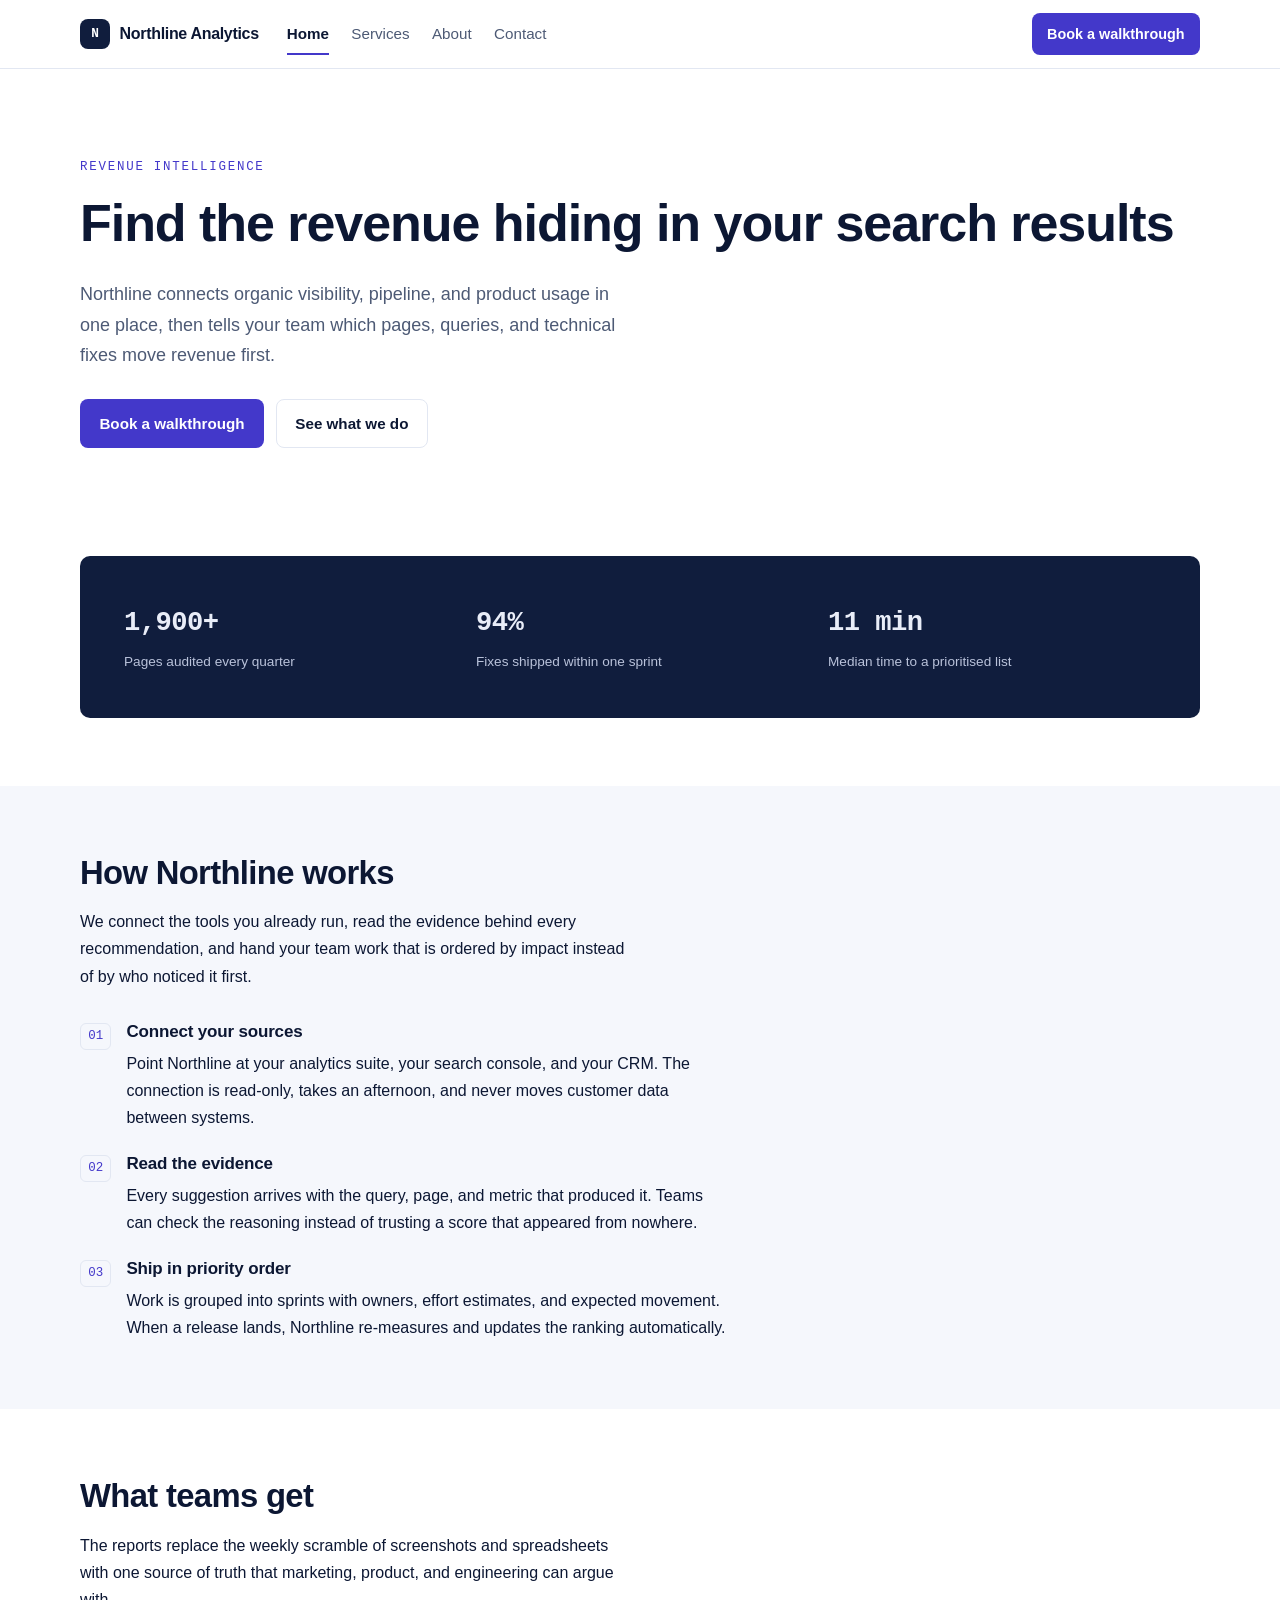
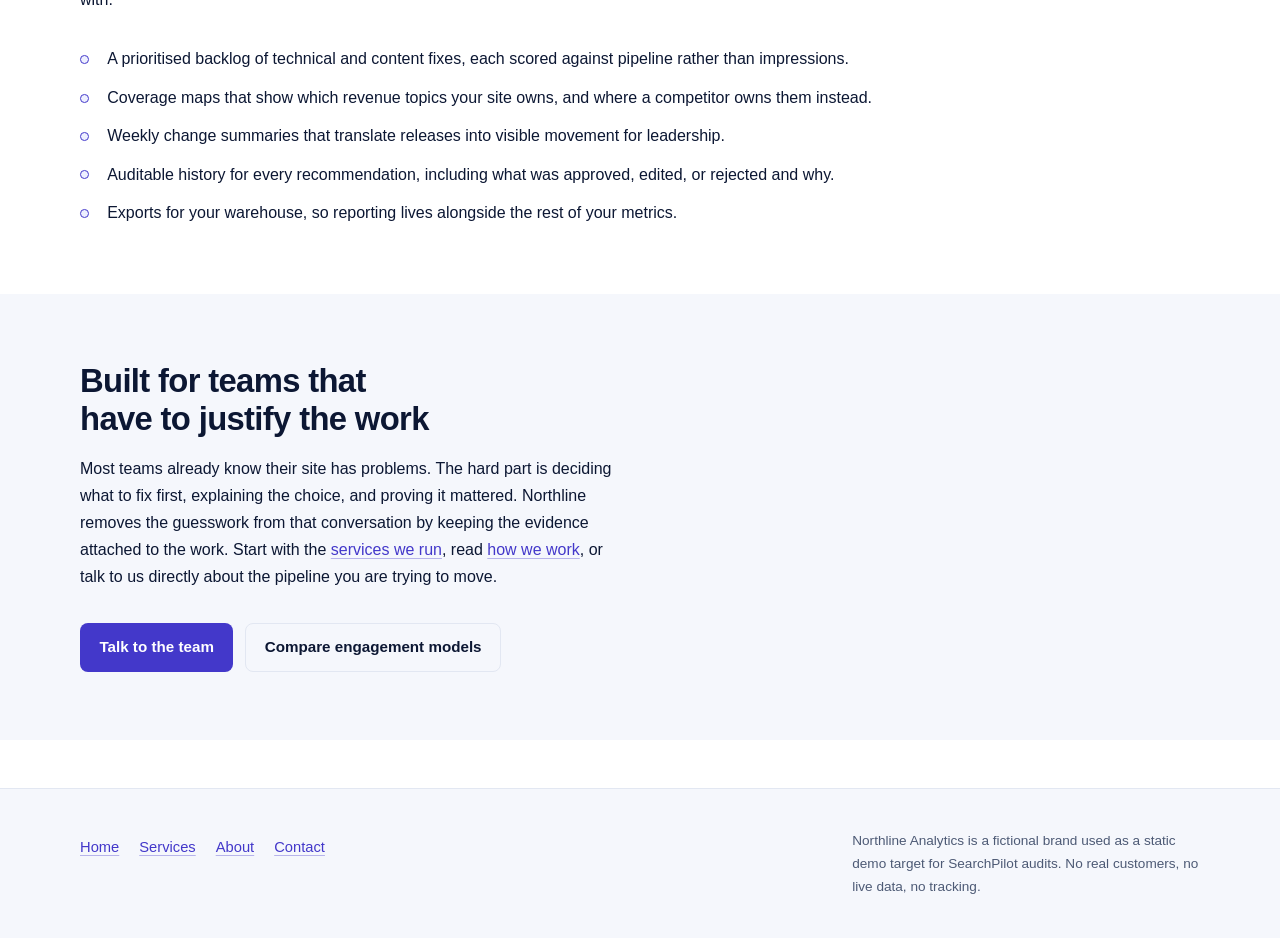
<file: index.html>
<!doctype html>
<html lang="en">
<head>
<meta charset="utf-8">
<meta name="viewport" content="width=device-width, initial-scale=1">
<title>Northline Analytics — Revenue intelligence for B2B go-to-market teams</title>
<meta name="description" content="Northline Analytics ranks search, pipeline, and content signals by revenue impact so go-to-market teams can see which pages, queries, and fixes actually move pipeline.">
<link rel="canonical" href="./">
<link rel="stylesheet" href="styles.css">
</head>
<body>
<a class="skip" href="#main">Skip to main content</a>
<header class="site-header">
  <div class="wrap header-inner">
    <a class="brand" href="./"><span class="brand-mark" aria-hidden="true">N</span> Northline Analytics</a>
    <nav aria-label="Primary">
      <ul class="nav-list">
        <li><a href="./" aria-current="page">Home</a></li>
        <li><a href="services.html">Services</a></li>
        <li><a href="about.html">About</a></li>
        <li><a href="contact.html">Contact</a></li>
      </ul>
    </nav>
    <a class="btn btn--primary btn--sm header-cta" href="contact.html">Book a walkthrough</a>
  </div>
</header>
<main id="main">
  <section class="hero wrap">
    <p class="eyebrow">Revenue intelligence</p>
    <h1>Find the revenue hiding in your search results</h1>
    <p class="lead">Northline connects organic visibility, pipeline, and product usage in one place, then tells your team which pages, queries, and technical fixes move revenue first.</p>
    <div class="actions">
      <a class="btn btn--primary" href="contact.html">Book a walkthrough</a>
      <a class="btn btn--ghost" href="services.html">See what we do</a>
    </div>
  </section>
  <section class="section wrap">
    <div class="band">
      <div class="stats">
        <div><span class="stat-num">1,900+</span><span class="stat-label">Pages audited every quarter</span></div>
        <div><span class="stat-num">94%</span><span class="stat-label">Fixes shipped within one sprint</span></div>
        <div><span class="stat-num">11 min</span><span class="stat-label">Median time to a prioritised list</span></div>
      </div>
    </div>
  </section>
  <section class="section section--alt">
    <div class="wrap">
      <div class="section__head">
        <h2>How Northline works</h2>
        <p>We connect the tools you already run, read the evidence behind every recommendation, and hand your team work that is ordered by impact instead of by who noticed it first.</p>
      </div>
      <ol class="steps">
        <li><h3>Connect your sources</h3><p>Point Northline at your analytics suite, your search console, and your CRM. The connection is read-only, takes an afternoon, and never moves customer data between systems.</p></li>
        <li><h3>Read the evidence</h3><p>Every suggestion arrives with the query, page, and metric that produced it. Teams can check the reasoning instead of trusting a score that appeared from nowhere.</p></li>
        <li><h3>Ship in priority order</h3><p>Work is grouped into sprints with owners, effort estimates, and expected movement. When a release lands, Northline re-measures and updates the ranking automatically.</p></li>
      </ol>
    </div>
  </section>
  <section class="section wrap">
    <div class="section__head">
      <h2>What teams get</h2>
      <p>The reports replace the weekly scramble of screenshots and spreadsheets with one source of truth that marketing, product, and engineering can argue with.</p>
    </div>
    <ul class="ticks">
      <li>A prioritised backlog of technical and content fixes, each scored against pipeline rather than impressions.</li>
      <li>Coverage maps that show which revenue topics your site owns, and where a competitor owns them instead.</li>
      <li>Weekly change summaries that translate releases into visible movement for leadership.</li>
      <li>Auditable history for every recommendation, including what was approved, edited, or rejected and why.</li>
      <li>Exports for your warehouse, so reporting lives alongside the rest of your metrics.</li>
    </ul>
  </section>
  <section class="section section--alt">
    <div class="wrap">
      <div class="section__head">
        <h2>Built for teams that have to justify the work</h2>
        <p>Most teams already know their site has problems. The hard part is deciding what to fix first, explaining the choice, and proving it mattered. Northline removes the guesswork from that conversation by keeping the evidence attached to the work. Start with the <a href="services.html">services we run</a>, read <a href="about.html">how we work</a>, or talk to us directly about the pipeline you are trying to move.</p>
      </div>
      <div class="actions">
        <a class="btn btn--primary" href="contact.html">Talk to the team</a>
        <a class="btn btn--ghost" href="services.html">Compare engagement models</a>
      </div>
    </div>
  </section>
</main>
<footer class="site-footer">
  <div class="wrap footer-inner">
    <nav aria-label="Footer">
      <ul class="footer-nav">
        <li><a href="./">Home</a></li>
        <li><a href="services.html">Services</a></li>
        <li><a href="about.html">About</a></li>
        <li><a href="contact.html">Contact</a></li>
      </ul>
    </nav>
    <p class="note">Northline Analytics is a fictional brand used as a static demo target for SearchPilot audits. No real customers, no live data, no tracking.</p>
  </div>
</footer>
</body>
</html>
</file>
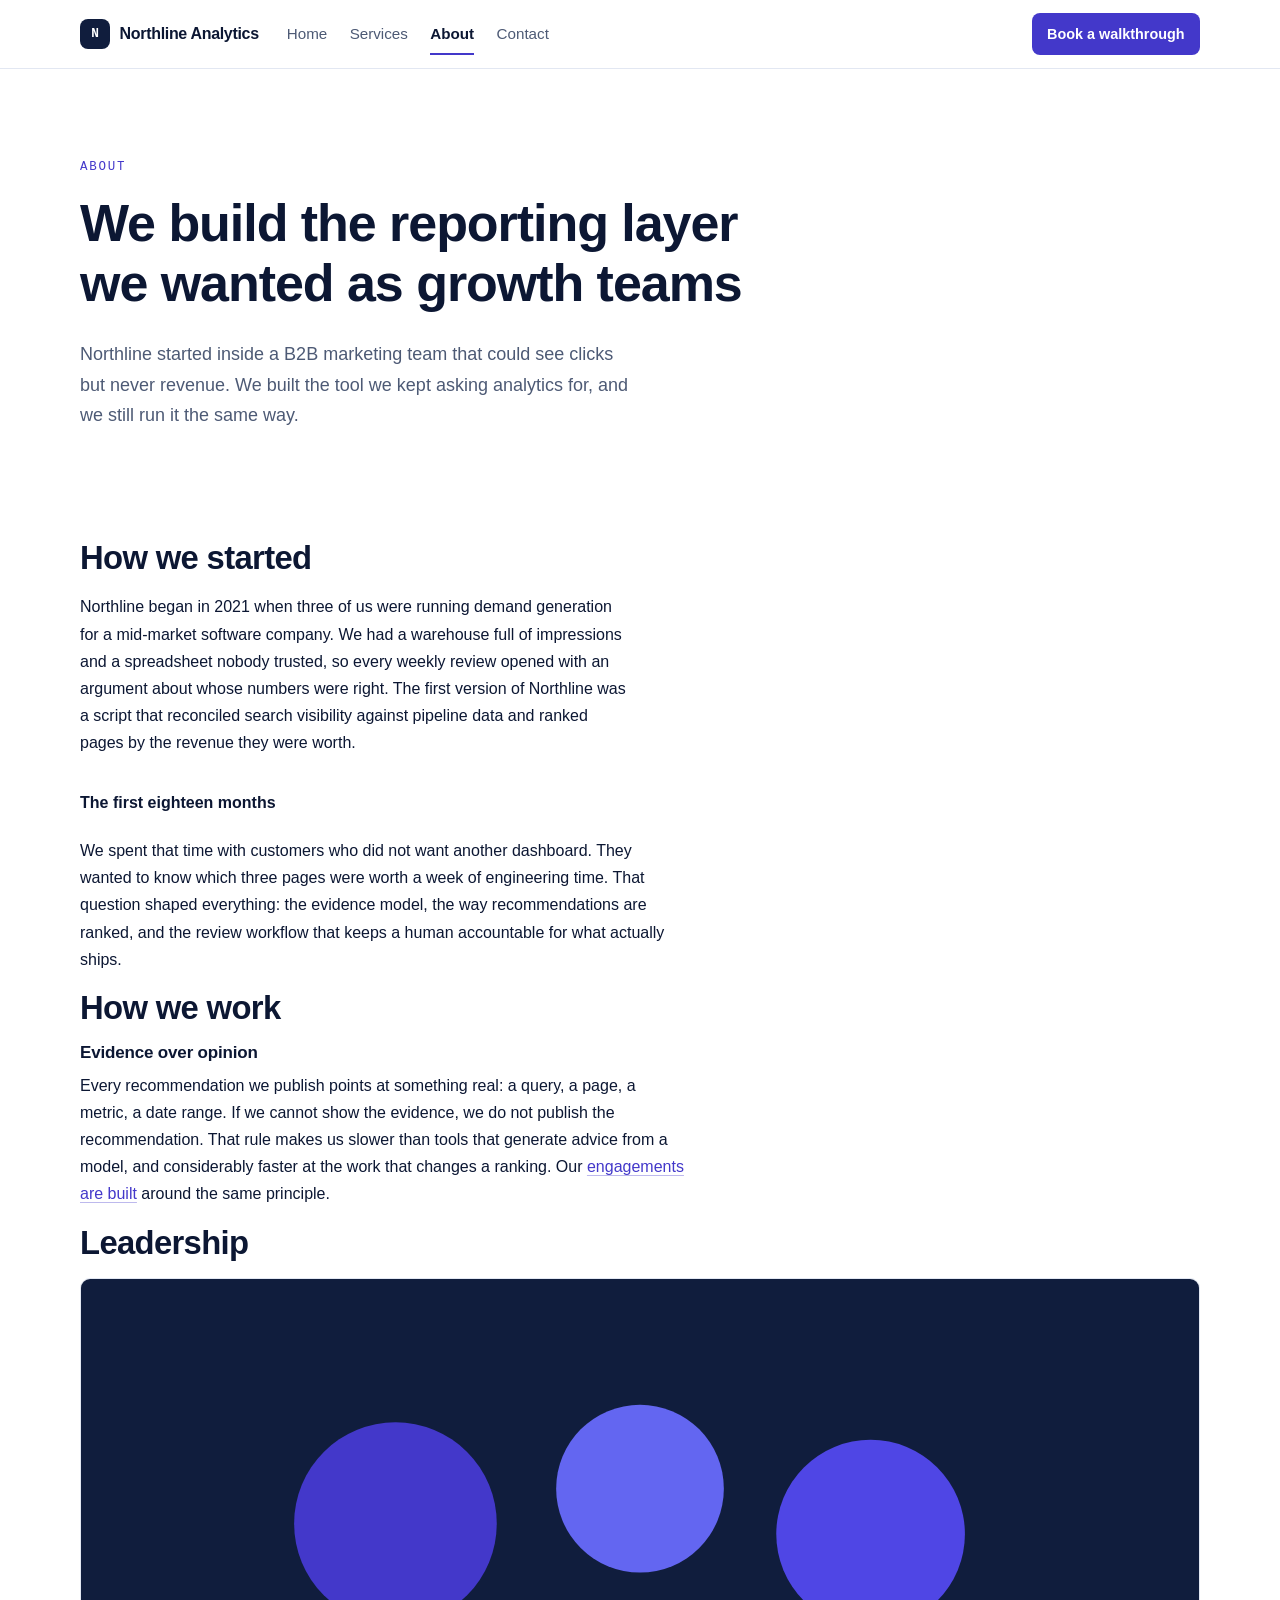
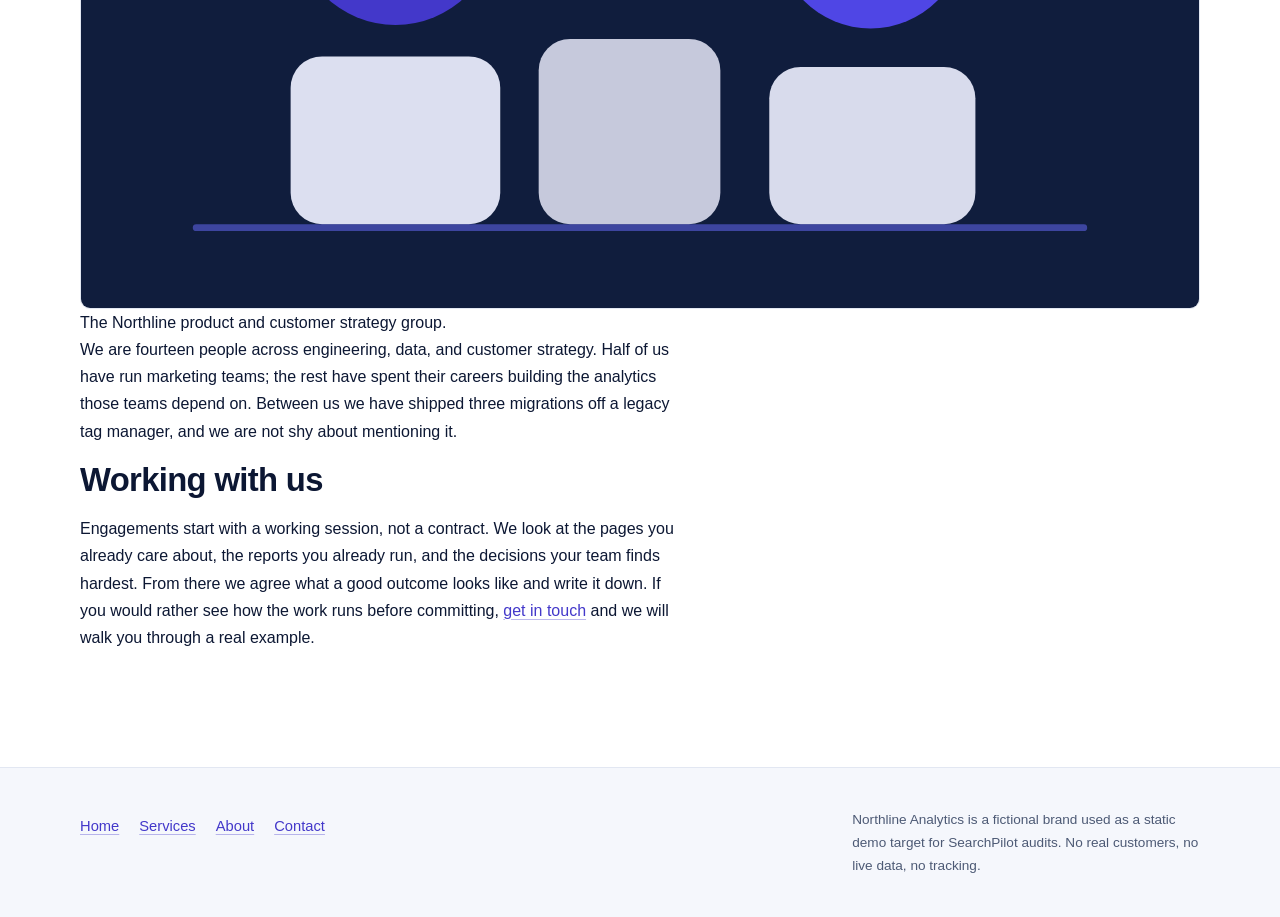
<file: about.html>
<!doctype html>
<html lang="en">
<head>
<meta charset="utf-8">
<meta name="viewport" content="width=device-width, initial-scale=1">
<title>About Northline Analytics</title>
<meta name="description" content="Meet the team behind Northline Analytics and learn how we build revenue intelligence software for B2B go-to-market teams.">
<link rel="canonical" href="about.html">
<link rel="stylesheet" href="styles.css">
</head>
<body>
<a class="skip" href="#main">Skip to main content</a>
<header class="site-header">
  <div class="wrap header-inner">
    <a class="brand" href="./"><span class="brand-mark" aria-hidden="true">N</span> Northline Analytics</a>
    <nav aria-label="Primary">
      <ul class="nav-list">
        <li><a href="./">Home</a></li>
        <li><a href="services.html">Services</a></li>
        <li><a href="about.html" aria-current="page">About</a></li>
        <li><a href="contact.html">Contact</a></li>
      </ul>
    </nav>
    <a class="btn btn--primary btn--sm header-cta" href="contact.html">Book a walkthrough</a>
  </div>
</header>
<main id="main">
  <section class="hero wrap">
    <p class="eyebrow">About</p>
    <h1>We build the reporting layer we wanted as growth teams</h1>
    <p class="lead">Northline started inside a B2B marketing team that could see clicks but never revenue. We built the tool we kept asking analytics for, and we still run it the same way.</p>
  </section>
  <section class="section wrap">
    <div class="section__head">
      <h2>How we started</h2>
      <p>Northline began in 2021 when three of us were running demand generation for a mid-market software company. We had a warehouse full of impressions and a spreadsheet nobody trusted, so every weekly review opened with an argument about whose numbers were right. The first version of Northline was a script that reconciled search visibility against pipeline data and ranked pages by the revenue they were worth.</p>
    </div>
    <h4>The first eighteen months</h4>
    <p>We spent that time with customers who did not want another dashboard. They wanted to know which three pages were worth a week of engineering time. That question shaped everything: the evidence model, the way recommendations are ranked, and the review workflow that keeps a human accountable for what actually ships.</p>
    <h2>How we work</h2>
    <h3>Evidence over opinion</h3>
    <p>Every recommendation we publish points at something real: a query, a page, a metric, a date range. If we cannot show the evidence, we do not publish the recommendation. That rule makes us slower than tools that generate advice from a model, and considerably faster at the work that changes a ranking. Our <a href="services.html">engagements are built</a> around the same principle.</p>
    <h2>Leadership</h2>
    <figure class="figure">
      <img src="team.svg" width="640" height="360">
      <figcaption>The Northline product and customer strategy group.</figcaption>
    </figure>
    <p>We are fourteen people across engineering, data, and customer strategy. Half of us have run marketing teams; the rest have spent their careers building the analytics those teams depend on. Between us we have shipped three migrations off a legacy tag manager, and we are not shy about mentioning it.</p>
    <h2>Working with us</h2>
    <p>Engagements start with a working session, not a contract. We look at the pages you already care about, the reports you already run, and the decisions your team finds hardest. From there we agree what a good outcome looks like and write it down. If you would rather see how the work runs before committing, <a href="contact.html">get in touch</a> and we will walk you through a real example.</p>
  </section>
</main>
<footer class="site-footer">
  <div class="wrap footer-inner">
    <nav aria-label="Footer">
      <ul class="footer-nav">
        <li><a href="./">Home</a></li>
        <li><a href="services.html">Services</a></li>
        <li><a href="about.html">About</a></li>
        <li><a href="contact.html">Contact</a></li>
      </ul>
    </nav>
    <p class="note">Northline Analytics is a fictional brand used as a static demo target for SearchPilot audits. No real customers, no live data, no tracking.</p>
  </div>
</footer>
</body>
</html>
</file>
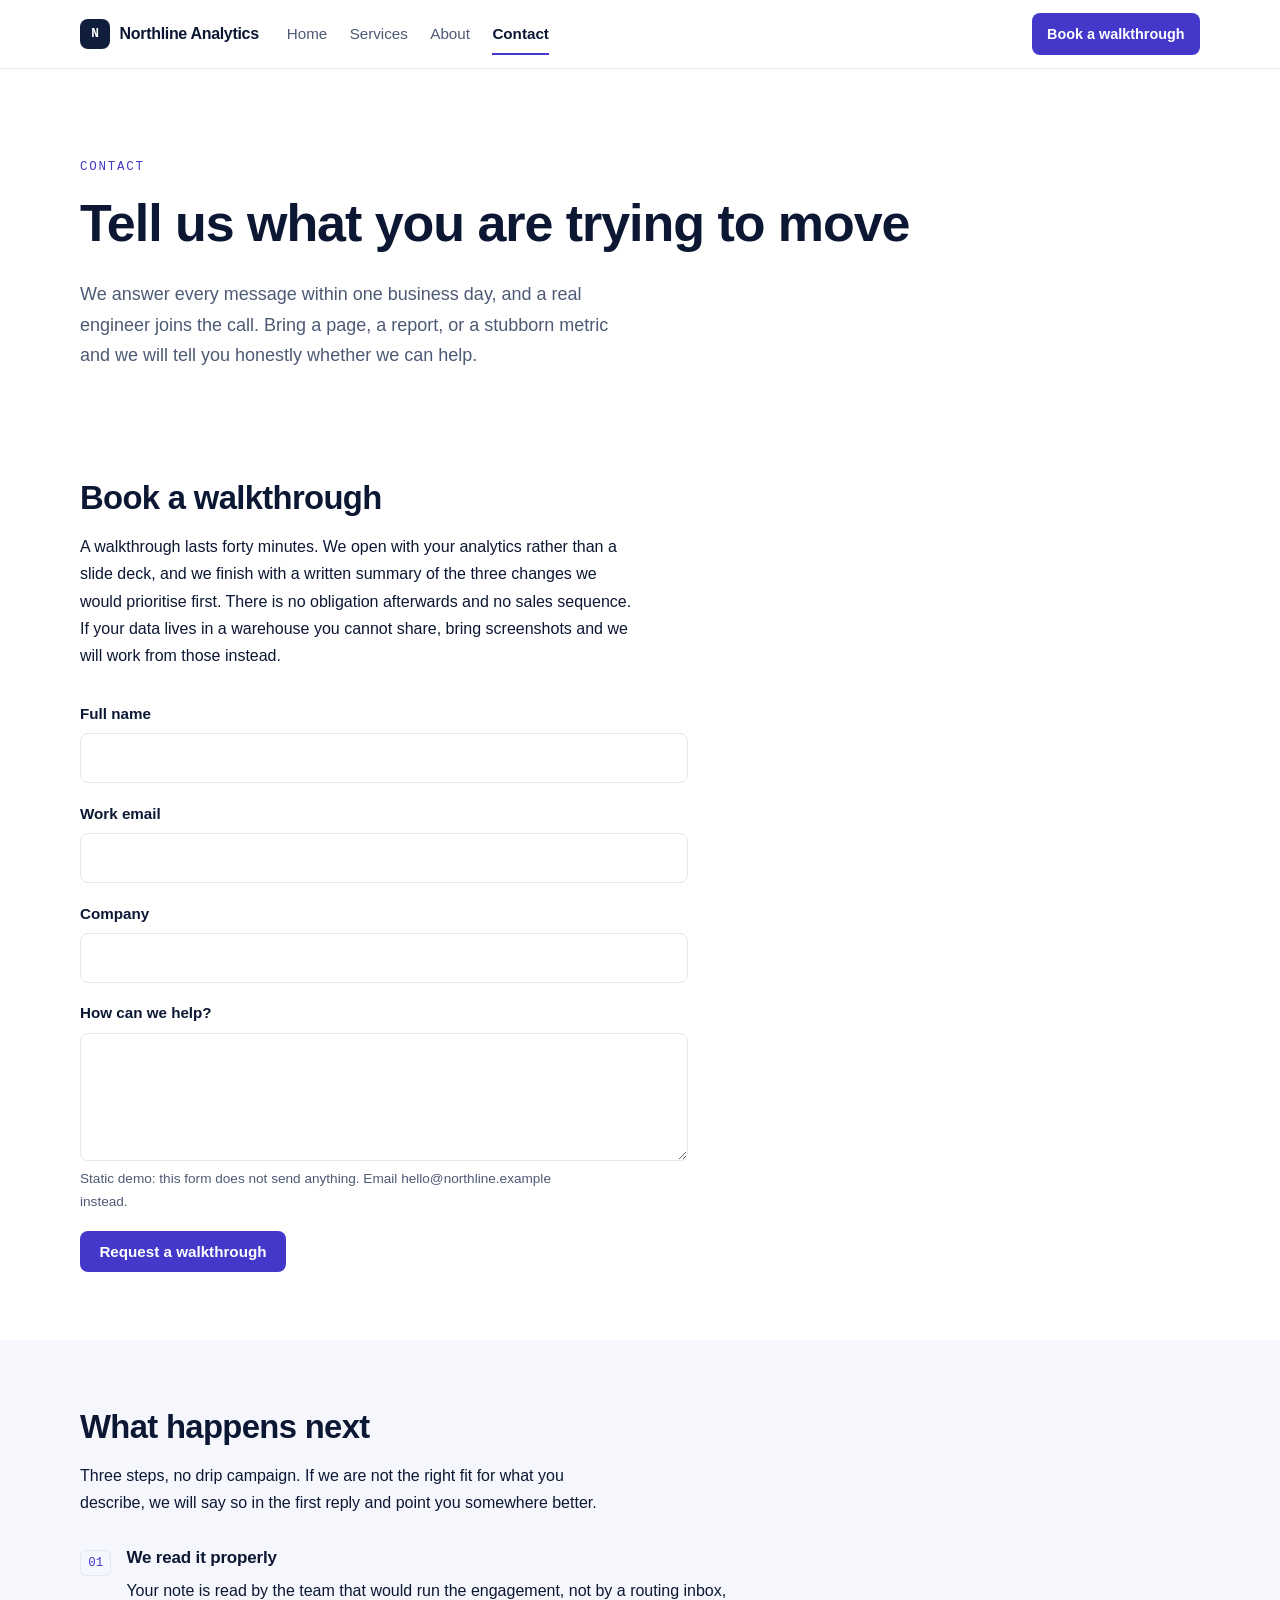
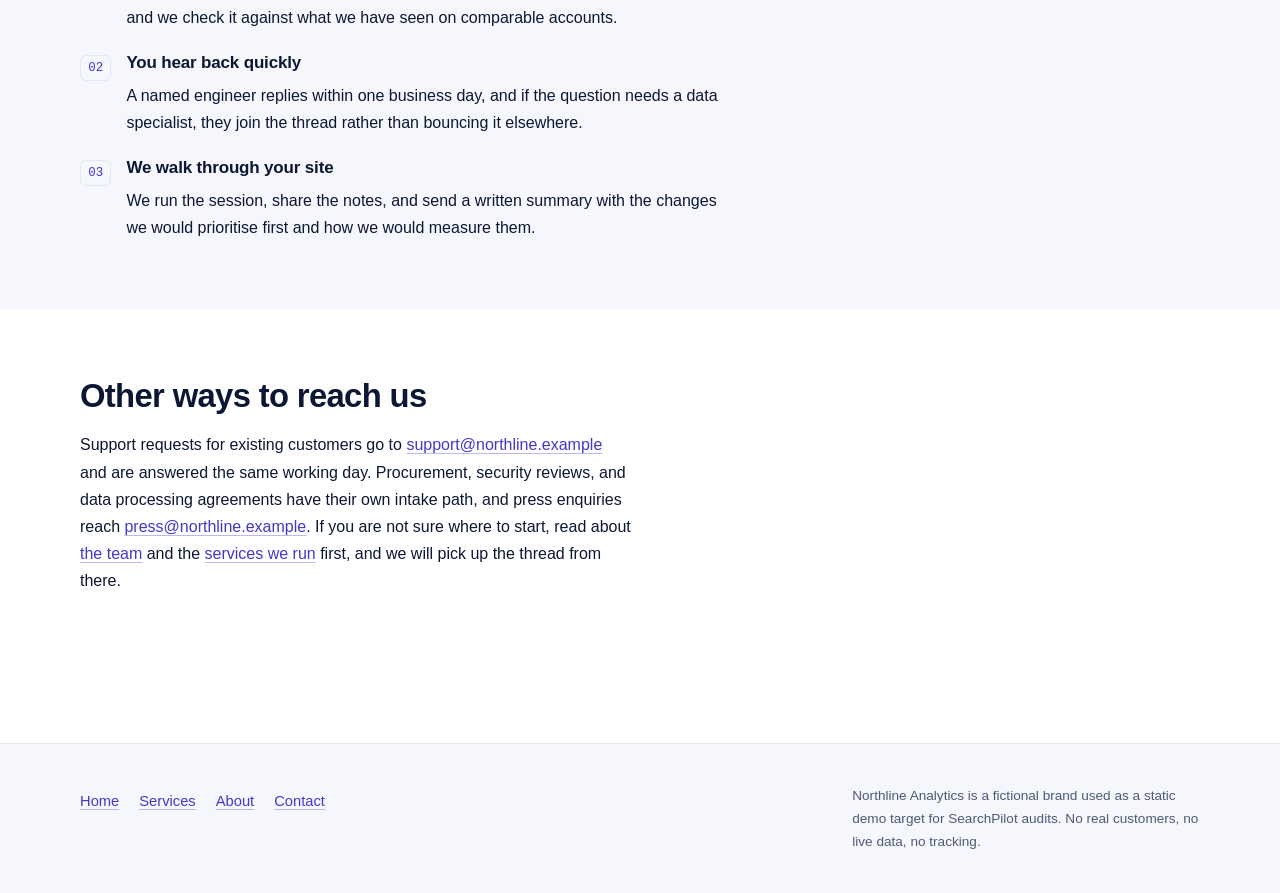
<file: contact.html>
<!doctype html>
<html lang="en">
<head>
<meta charset="utf-8">
<meta name="viewport" content="width=device-width, initial-scale=1">
<!-- Deliberate issue: this page reuses the About page title and meta
     description verbatim so the demo triggers duplicate_title.v1 and
     duplicate_meta_description.v1. -->
<title>About Northline Analytics</title>
<meta name="description" content="Meet the team behind Northline Analytics and learn how we build revenue intelligence software for B2B go-to-market teams.">
<link rel="canonical" href="contact.html">
<link rel="stylesheet" href="styles.css">
</head>
<body>
<a class="skip" href="#main">Skip to main content</a>
<header class="site-header">
  <div class="wrap header-inner">
    <a class="brand" href="./"><span class="brand-mark" aria-hidden="true">N</span> Northline Analytics</a>
    <nav aria-label="Primary">
      <ul class="nav-list">
        <li><a href="./">Home</a></li>
        <li><a href="services.html">Services</a></li>
        <li><a href="about.html">About</a></li>
        <li><a href="contact.html" aria-current="page">Contact</a></li>
      </ul>
    </nav>
    <a class="btn btn--primary btn--sm header-cta" href="contact.html">Book a walkthrough</a>
  </div>
</header>
<main id="main">
  <section class="hero wrap">
    <p class="eyebrow">Contact</p>
    <h1>Tell us what you are trying to move</h1>
    <p class="lead">We answer every message within one business day, and a real engineer joins the call. Bring a page, a report, or a stubborn metric and we will tell you honestly whether we can help.</p>
  </section>
  <section class="section wrap">
    <div class="section__head">
      <h2>Book a walkthrough</h2>
      <p>A walkthrough lasts forty minutes. We open with your analytics rather than a slide deck, and we finish with a written summary of the three changes we would prioritise first. There is no obligation afterwards and no sales sequence. If your data lives in a warehouse you cannot share, bring screenshots and we will work from those instead.</p>
    </div>
    <form class="form" action="contact.html" method="get">
      <div class="field">
        <label for="name">Full name</label>
        <input id="name" name="name" type="text" autocomplete="name">
      </div>
      <div class="field">
        <label for="email">Work email</label>
        <input id="email" name="email" type="email" autocomplete="email">
      </div>
      <div class="field">
        <label for="company">Company</label>
        <input id="company" name="company" type="text" autocomplete="organization">
      </div>
      <div class="field">
        <label for="message">How can we help?</label>
        <textarea id="message" name="message"></textarea>
        <p class="hint">Static demo: this form does not send anything. Email hello@northline.example instead.</p>
      </div>
      <div><button class="btn btn--primary" type="submit">Request a walkthrough</button></div>
    </form>
  </section>
  <section class="section section--alt">
    <div class="wrap">
      <div class="section__head">
        <h2>What happens next</h2>
        <p>Three steps, no drip campaign. If we are not the right fit for what you describe, we will say so in the first reply and point you somewhere better.</p>
      </div>
      <ol class="steps">
        <li><h3>We read it properly</h3><p>Your note is read by the team that would run the engagement, not by a routing inbox, and we check it against what we have seen on comparable accounts.</p></li>
        <li><h3>You hear back quickly</h3><p>A named engineer replies within one business day, and if the question needs a data specialist, they join the thread rather than bouncing it elsewhere.</p></li>
        <li><h3>We walk through your site</h3><p>We run the session, share the notes, and send a written summary with the changes we would prioritise first and how we would measure them.</p></li>
      </ol>
    </div>
  </section>
  <section class="section wrap">
    <div class="section__head">
      <h2>Other ways to reach us</h2>
      <p>Support requests for existing customers go to <a href="mailto:support@northline.example">support@northline.example</a> and are answered the same working day. Procurement, security reviews, and data processing agreements have their own intake path, and press enquiries reach <a href="mailto:press@northline.example">press@northline.example</a>. If you are not sure where to start, read about <a href="about.html">the team</a> and the <a href="services.html">services we run</a> first, and we will pick up the thread from there.</p>
    </div>
  </section>
</main>
<footer class="site-footer">
  <div class="wrap footer-inner">
    <nav aria-label="Footer">
      <ul class="footer-nav">
        <li><a href="./">Home</a></li>
        <li><a href="services.html">Services</a></li>
        <li><a href="about.html">About</a></li>
        <li><a href="contact.html">Contact</a></li>
      </ul>
    </nav>
    <p class="note">Northline Analytics is a fictional brand used as a static demo target for SearchPilot audits. No real customers, no live data, no tracking.</p>
  </div>
</footer>
</body>
</html>
</file>
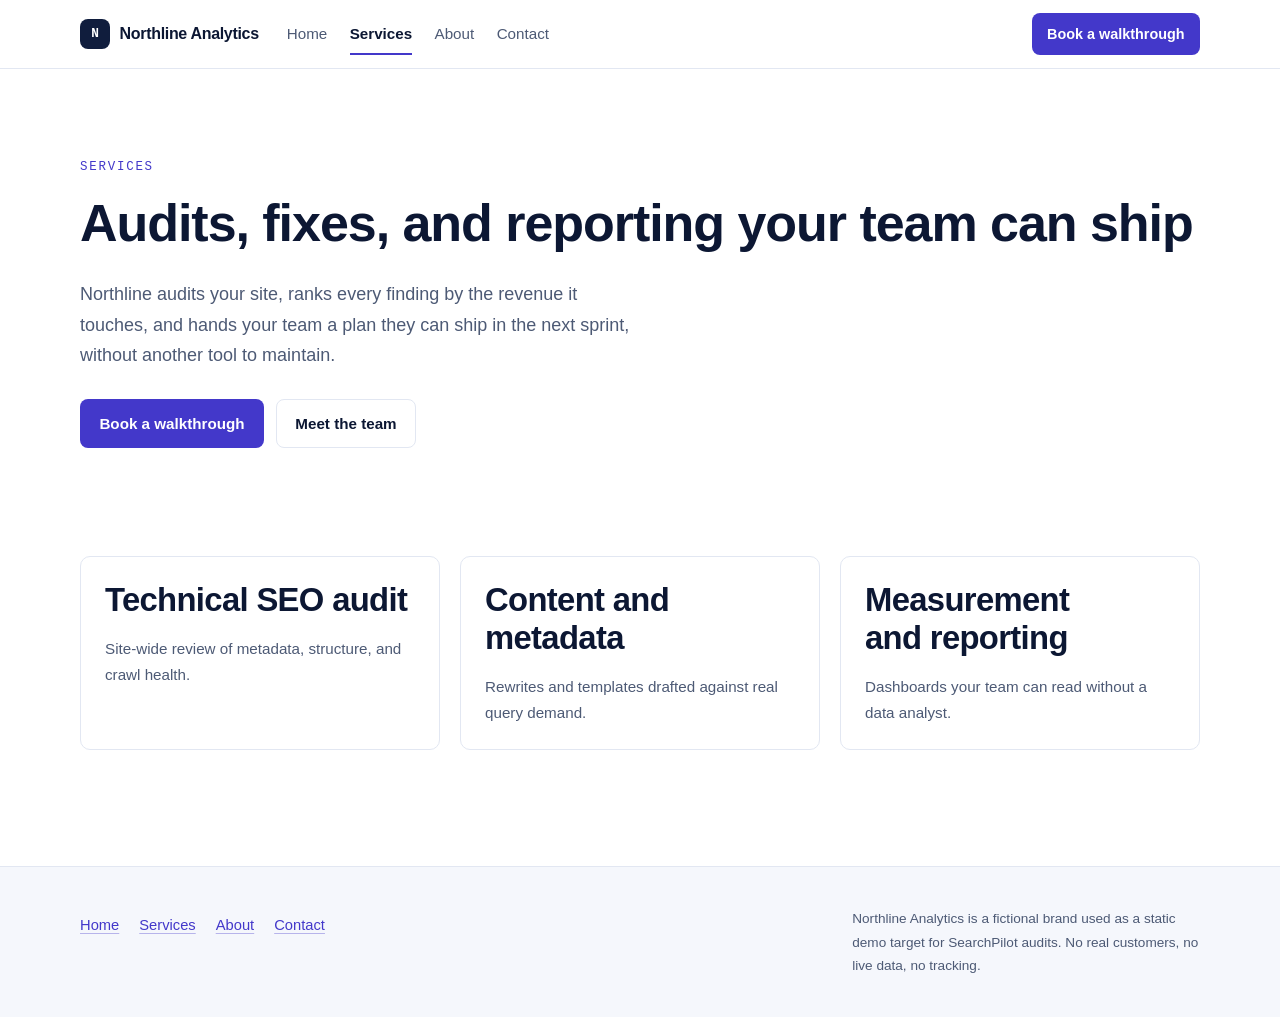
<file: services.html>
<!doctype html>
<html lang="en">
<head>
<meta charset="utf-8">
<meta name="viewport" content="width=device-width, initial-scale=1">
<title>Services — Northline Analytics</title>
<!-- Deliberate gap: this page ships without a meta description so the demo
     triggers the missing_meta_description.v1 rule. -->
<link rel="canonical" href="services.html">
<link rel="stylesheet" href="styles.css">
</head>
<body>
<a class="skip" href="#main">Skip to main content</a>
<header class="site-header">
  <div class="wrap header-inner">
    <a class="brand" href="./"><span class="brand-mark" aria-hidden="true">N</span> Northline Analytics</a>
    <nav aria-label="Primary">
      <ul class="nav-list">
        <li><a href="./">Home</a></li>
        <li><a href="services.html" aria-current="page">Services</a></li>
        <li><a href="about.html">About</a></li>
        <li><a href="contact.html">Contact</a></li>
      </ul>
    </nav>
    <a class="btn btn--primary btn--sm header-cta" href="contact.html">Book a walkthrough</a>
  </div>
</header>
<main id="main">
  <section class="hero wrap">
    <p class="eyebrow">Services</p>
    <h1>Audits, fixes, and reporting your team can ship</h1>
    <p class="lead">Northline audits your site, ranks every finding by the revenue it touches, and hands your team a plan they can ship in the next sprint, without another tool to maintain.</p>
    <div class="actions">
      <a class="btn btn--primary" href="contact.html">Book a walkthrough</a>
      <a class="btn btn--ghost" href="about.html">Meet the team</a>
    </div>
  </section>
  <section class="section wrap">
    <div class="grid">
      <div class="card">
        <h2>Technical SEO audit</h2>
        <p>Site-wide review of metadata, structure, and crawl health.</p>
      </div>
      <div class="card">
        <h2>Content and metadata</h2>
        <p>Rewrites and templates drafted against real query demand.</p>
      </div>
      <div class="card">
        <h2>Measurement and reporting</h2>
        <p>Dashboards your team can read without a data analyst.</p>
      </div>
    </div>
  </section>
</main>
<footer class="site-footer">
  <div class="wrap footer-inner">
    <nav aria-label="Footer">
      <ul class="footer-nav">
        <li><a href="./">Home</a></li>
        <li><a href="services.html">Services</a></li>
        <li><a href="about.html">About</a></li>
        <li><a href="contact.html">Contact</a></li>
      </ul>
    </nav>
    <p class="note">Northline Analytics is a fictional brand used as a static demo target for SearchPilot audits. No real customers, no live data, no tracking.</p>
  </div>
</footer>
</body>
</html>
</file>
<file: styles.css>
/* Northline Analytics — static demo site for SearchPilot audits.
   One stylesheet, no build step, no external requests. Light theme by default,
   dark variant via prefers-color-scheme. Spacing is a 4px scale, prose measure
   is 68ch, container is 1120px. */

:root {
  --font-sans: "Inter", "SF Pro Text", -apple-system, BlinkMacSystemFont, "Segoe UI", Roboto, "Helvetica Neue", Arial, sans-serif;
  --font-mono: ui-monospace, SFMono-Regular, "SF Mono", Menlo, Consolas, "Liberation Mono", monospace;
  --bg: #ffffff; --bg-alt: #f5f7fc; --ink: #0c1733; --ink-soft: #4d5a75;
  --navy: #101d3d; --navy-ink: #e9edf8; --indigo: #4338ca; --indigo-deep: #3730a3; --indigo-tint: #eef0ff;
  --btn-bg: #4338ca; --btn-bg-hover: #3730a3; --btn-ink: #ffffff; --line: #e2e7f2; --focus: #4338ca;
  --radius: 10px; --measure: 68ch; --shadow: 0 1px 2px rgba(12, 23, 51, .05), 0 14px 34px -22px rgba(12, 23, 51, .5);
}

@media (prefers-color-scheme: dark) {
  :root {
    --bg: #070b16; --bg-alt: #0d1425; --ink: #e8edf9; --ink-soft: #a9b5cf; --navy: #0b1428; --navy-ink: #e8edf9;
    --indigo: #a5b4fc; --indigo-deep: #c7d2fe; --indigo-tint: #141d38; --btn-bg: #4f46e5; --btn-bg-hover: #6366f1;
    --line: #1e2942; --focus: #a5b4fc; --shadow: 0 1px 2px rgba(0, 0, 0, .5), 0 16px 36px -24px rgba(0, 0, 0, .95);
  }
}

*, *::before, *::after { box-sizing: border-box; }
html { -webkit-text-size-adjust: 100%; }
body { margin: 0; background: var(--bg); color: var(--ink); font-family: var(--font-sans); font-size: 1rem; line-height: 1.7; -webkit-font-smoothing: antialiased; }
h1, h2, h3 { margin: 0 0 .5em; line-height: 1.16; letter-spacing: -.02em; text-wrap: balance; }
h1 { font-size: clamp(2.05rem, 1.3rem + 3vw, 3.25rem); font-weight: 650; }
h2 { font-size: clamp(1.5rem, 1.2rem + 1.2vw, 2.05rem); font-weight: 640; }
h3 { font-size: 1.0625rem; font-weight: 640; letter-spacing: -.01em; }
p { margin: 0 0 1rem; max-width: var(--measure); } p:last-child { margin-bottom: 0; }
a { color: var(--indigo); text-decoration-color: color-mix(in srgb, currentColor 35%, transparent); text-underline-offset: 3px; }
a:hover { color: var(--indigo-deep); }
:focus-visible { outline: 2px solid var(--focus); outline-offset: 3px; border-radius: 3px; }

.skip { position: absolute; width: 1px; height: 1px; padding: 0; margin: -1px; overflow: hidden; clip-path: inset(50%); white-space: nowrap; background: var(--navy); color: #fff; }
.skip:focus { position: fixed; top: 0; left: 0; z-index: 30; width: auto; height: auto; margin: 0; padding: .7rem 1.1rem; clip-path: none; border-radius: 0 0 8px 0; }
.wrap { width: min(1120px, 100% - 2.5rem); margin-inline: auto; }
.section { padding-block: clamp(2.75rem, 1.5rem + 4vw, 4.25rem); }
.section--alt { background: var(--bg-alt); }
.section__head { max-width: 62ch; margin-bottom: 2rem; }

/* Header */
.site-header { position: sticky; top: 0; z-index: 10; background: color-mix(in srgb, var(--bg) 86%, transparent); backdrop-filter: blur(10px); border-bottom: 1px solid var(--line); }
.header-inner { display: flex; align-items: center; gap: 1.75rem; min-height: 68px; flex-wrap: wrap; padding-block: .6rem; }
.brand { display: inline-flex; align-items: center; gap: .6rem; color: var(--ink); font-weight: 640; letter-spacing: -.02em; text-decoration: none; }
.brand:hover { color: var(--ink); }
.brand-mark { display: grid; place-items: center; width: 30px; height: 30px; border-radius: 8px; background: var(--navy); color: #fff; font-family: var(--font-mono); font-size: .8rem; }
.nav-list { display: flex; flex-wrap: wrap; gap: 1.4rem; list-style: none; margin: 0; padding: 0; }
.nav-list a { display: inline-block; padding: .5rem 0; color: var(--ink-soft); font-size: .95rem; text-decoration: none; }
.nav-list a:hover { color: var(--ink); }
.nav-list a[aria-current="page"] { color: var(--ink); font-weight: 600; box-shadow: inset 0 -2px 0 var(--indigo); }
.header-cta { margin-left: auto; }

/* Hero */
.hero { padding-block: clamp(3rem, 1.5rem + 5.5vw, 5.5rem) clamp(1.5rem, 1rem + 2vw, 2.5rem); }
.eyebrow { margin: 0 0 .9rem; font-family: var(--font-mono); font-size: .78rem; letter-spacing: .14em; text-transform: uppercase; color: var(--indigo); }
.lead { font-size: 1.125rem; color: var(--ink-soft); max-width: 56ch; }
.actions { display: flex; flex-wrap: wrap; gap: .75rem; margin-top: 1.75rem; }

/* Buttons */
.btn { display: inline-flex; align-items: center; gap: .5rem; padding: .68rem 1.15rem; border: 1px solid transparent; border-radius: 8px; font-size: .95rem; font-weight: 560; text-decoration: none; transition: background-color .18s ease, border-color .18s ease, color .18s ease; }
.btn--primary { background: var(--btn-bg); color: var(--btn-ink); } .btn--primary:hover { background: var(--btn-bg-hover); color: var(--btn-ink); }
.btn--ghost { border-color: var(--line); color: var(--ink); } .btn--ghost:hover { border-color: var(--ink-soft); color: var(--ink); }
.btn--sm { padding: .5rem .9rem; font-size: .9rem; }

/* Cards, lists, bands */
.grid { display: grid; gap: 1.25rem; grid-template-columns: repeat(auto-fit, minmax(255px, 1fr)); }
.card { padding: 1.5rem; border: 1px solid var(--line); border-radius: var(--radius); background: var(--bg); transition: border-color .18s ease, box-shadow .18s ease, transform .18s ease; }
.card:hover { border-color: color-mix(in srgb, var(--indigo) 45%, var(--line)); box-shadow: var(--shadow); transform: translateY(-2px); }
.card p { color: var(--ink-soft); font-size: .95rem; }
.band { padding: clamp(1.75rem, 1rem + 2.5vw, 2.75rem); border-radius: var(--radius); background: var(--navy); color: var(--navy-ink); }
.band h2, .band h3 { color: var(--navy-ink); } .band p { color: #c3cbe2; } .band a { color: #c7d2fe; }
.stats { display: grid; gap: 1.5rem; grid-template-columns: repeat(auto-fit, minmax(140px, 1fr)); }
.stat-num { display: block; font-family: var(--font-mono); font-size: 1.7rem; font-weight: 600; letter-spacing: -.02em; }
.stat-label { font-size: .85rem; color: #b9c2da; }
.steps { list-style: none; margin: 0; padding: 0; display: grid; gap: 1.4rem; counter-reset: step; }
.steps li { counter-increment: step; position: relative; padding-left: 2.9rem; }
.steps li::before { content: counter(step, decimal-leading-zero); position: absolute; left: 0; top: .1rem; padding: .1rem .45rem; border: 1px solid var(--line); border-radius: 6px; font-family: var(--font-mono); font-size: .78rem; color: var(--indigo); }
.ticks { list-style: none; margin: 0; padding: 0; display: grid; gap: .7rem; }
.ticks li { position: relative; padding-left: 1.7rem; }
.ticks li::before { content: ""; position: absolute; left: 0; top: .62em; width: .55rem; height: .55rem; border-radius: 50%; background: var(--indigo-tint); border: 1px solid var(--indigo); }

/* Media, forms, footer */
.figure { margin: 0; }
.figure img { width: 100%; height: auto; border-radius: var(--radius); border: 1px solid var(--line); display: block; }
.form { display: grid; gap: 1.1rem; max-width: 38rem; }
.field { display: grid; gap: .4rem; }
label { font-size: .95rem; font-weight: 560; }
input, textarea { font: inherit; width: 100%; padding: .65rem .8rem; color: var(--ink); background: var(--bg); border: 1px solid var(--line); border-radius: 8px; }
textarea { min-height: 8rem; resize: vertical; }
input:focus-visible, textarea:focus-visible { outline: 2px solid var(--focus); outline-offset: 1px; border-color: var(--indigo); }
.hint { font-size: .85rem; color: var(--ink-soft); }
.site-footer { margin-top: 3rem; padding-block: 2.5rem; background: var(--bg-alt); border-top: 1px solid var(--line); }
.footer-inner { display: flex; flex-wrap: wrap; gap: 1.5rem 2.5rem; justify-content: space-between; align-items: flex-start; }
.footer-nav { display: flex; flex-wrap: wrap; gap: .25rem 1.25rem; list-style: none; margin: 0; padding: 0; font-size: .92rem; }
.footer-nav a { display: inline-block; padding: .35rem 0; }
.note { font-size: .85rem; color: var(--ink-soft); max-width: 46ch; }

@media (max-width: 640px) {
  .header-inner { gap: .6rem 1rem; }
  .brand { flex: 1 1 auto; }
  .nav-list { flex: 1 1 100%; order: 3; gap: .9rem 1.1rem; font-size: .92rem; }
  .header-cta { margin-left: auto; }
  .footer-inner { flex-direction: column; }
}

@media (prefers-reduced-motion: reduce) { * { transition-duration: .01ms !important; } }
</file>
